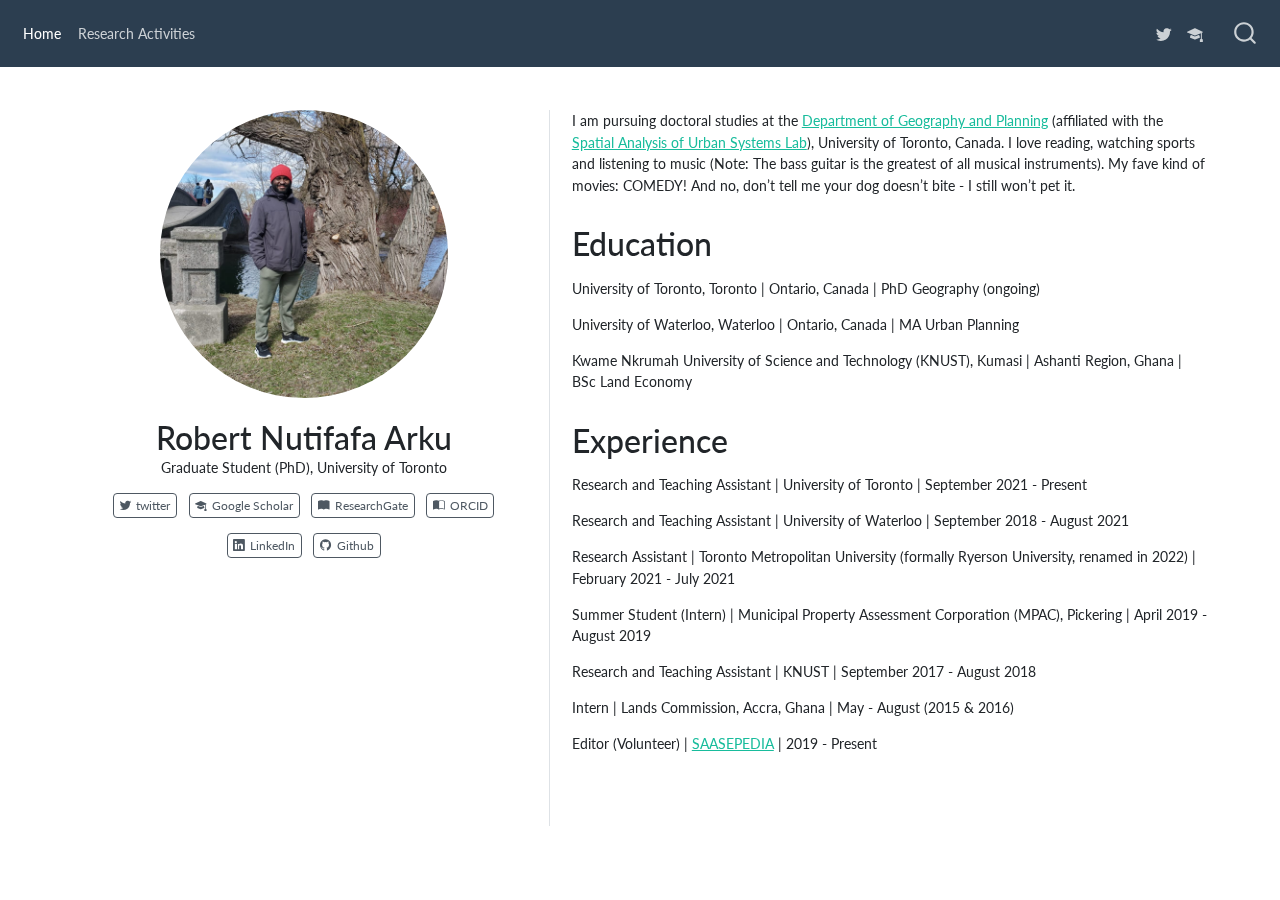
<file: docs/index.html>
<!DOCTYPE html>
<html xmlns="http://www.w3.org/1999/xhtml" lang="en" xml:lang="en"><head>

<meta charset="utf-8">
<meta name="generator" content="quarto-1.2.280">

<meta name="viewport" content="width=device-width, initial-scale=1.0, user-scalable=yes">

<meta name="description" content="Graduate Student (PhD), University of Toronto">

<title>Robert Nutifafa Arku</title>
<style>
code{white-space: pre-wrap;}
span.smallcaps{font-variant: small-caps;}
div.columns{display: flex; gap: min(4vw, 1.5em);}
div.column{flex: auto; overflow-x: auto;}
div.hanging-indent{margin-left: 1.5em; text-indent: -1.5em;}
ul.task-list{list-style: none;}
ul.task-list li input[type="checkbox"] {
  width: 0.8em;
  margin: 0 0.8em 0.2em -1.6em;
  vertical-align: middle;
}
</style>


<script src="site_libs/quarto-nav/quarto-nav.js"></script>
<script src="site_libs/quarto-nav/headroom.min.js"></script>
<script src="site_libs/clipboard/clipboard.min.js"></script>
<script src="site_libs/quarto-search/autocomplete.umd.js"></script>
<script src="site_libs/quarto-search/fuse.min.js"></script>
<script src="site_libs/quarto-search/quarto-search.js"></script>
<meta name="quarto:offset" content="./">
<script src="site_libs/quarto-html/quarto.js"></script>
<script src="site_libs/quarto-html/popper.min.js"></script>
<script src="site_libs/quarto-html/tippy.umd.min.js"></script>
<link href="site_libs/quarto-html/tippy.css" rel="stylesheet">
<link href="site_libs/quarto-html/quarto-syntax-highlighting.css" rel="stylesheet" id="quarto-text-highlighting-styles">
<script src="site_libs/bootstrap/bootstrap.min.js"></script>
<link href="site_libs/bootstrap/bootstrap-icons.css" rel="stylesheet">
<link href="site_libs/bootstrap/bootstrap.min.css" rel="stylesheet" id="quarto-bootstrap" data-mode="light">
<script id="quarto-search-options" type="application/json">{
  "location": "navbar",
  "copy-button": false,
  "collapse-after": 3,
  "panel-placement": "end",
  "type": "overlay",
  "limit": 20,
  "language": {
    "search-no-results-text": "No results",
    "search-matching-documents-text": "matching documents",
    "search-copy-link-title": "Copy link to search",
    "search-hide-matches-text": "Hide additional matches",
    "search-more-match-text": "more match in this document",
    "search-more-matches-text": "more matches in this document",
    "search-clear-button-title": "Clear",
    "search-detached-cancel-button-title": "Cancel",
    "search-submit-button-title": "Submit"
  }
}</script>


<link rel="stylesheet" href="styles.css">
</head>

<body class="nav-fixed">

<div id="quarto-search-results"></div>
  <header id="quarto-header" class="headroom fixed-top">
    <nav class="navbar navbar-expand-lg navbar-dark ">
      <div class="navbar-container container-fluid">
          <button class="navbar-toggler" type="button" data-bs-toggle="collapse" data-bs-target="#navbarCollapse" aria-controls="navbarCollapse" aria-expanded="false" aria-label="Toggle navigation" onclick="if (window.quartoToggleHeadroom) { window.quartoToggleHeadroom(); }">
  <span class="navbar-toggler-icon"></span>
</button>
          <div class="collapse navbar-collapse" id="navbarCollapse">
            <ul class="navbar-nav navbar-nav-scroll me-auto">
  <li class="nav-item">
    <a class="nav-link active" href="./index.html" aria-current="page">
 <span class="menu-text">Home</span></a>
  </li>  
  <li class="nav-item">
    <a class="nav-link" href="./about.html">
 <span class="menu-text">Research Activities</span></a>
  </li>  
</ul>
            <ul class="navbar-nav navbar-nav-scroll ms-auto">
  <li class="nav-item compact">
    <a class="nav-link" href="https://twitter.com/arkunutifafa"><i class="bi bi-twitter" role="img" aria-label="twitter">
</i> 
 <span class="menu-text"></span></a>
  </li>  
  <li class="nav-item compact">
    <a class="nav-link" href="https://scholar.google.ca/citations?user=IJhZDT4AAAAJ&amp;hl=en"><i class="bi bi-mortarboard-fill" role="img" aria-label="scholar">
</i> 
 <span class="menu-text"></span></a>
  </li>  
</ul>
              <div id="quarto-search" class="" title="Search"></div>
          </div> <!-- /navcollapse -->
      </div> <!-- /container-fluid -->
    </nav>
</header>
<!-- content -->
<div id="quarto-content" class="quarto-container page-columns page-rows-contents page-layout-full page-navbar">
<!-- sidebar -->
<!-- margin-sidebar -->
    
<!-- main -->
<div class="quarto-about-trestles column-page">
  <div class="about-entity">
    <img src="profile.jpeg" class="about-image
  round " style="height: 20em; width: 20em;">
<header id="title-block-header" class="quarto-title-block default">
<div class="quarto-title">
<h1 class="title">Robert Nutifafa Arku</h1>
</div>
<div>
  <div class="description">
    Graduate Student (PhD), University of Toronto
  </div>
</div>
<div class="quarto-title-meta">
  </div>
</header>
    <div class="about-links">
  <a href="https://twitter.com/arkunutifafa" class="about-link">
    <i class="bi bi-twitter"></i>
     <span class="about-link-text">twitter</span>
  </a>
  <a href="https://scholar.google.ca/citations?user=IJhZDT4AAAAJ&amp;hl=en" class="about-link">
    <i class="bi bi-mortarboard-fill"></i>
     <span class="about-link-text">Google Scholar</span>
  </a>
  <a href="https://www.researchgate.net/profile/Robert-Arku" class="about-link">
    <i class="bi bi-book-fill"></i>
     <span class="about-link-text">ResearchGate</span>
  </a>
  <a href="https://orcid.org/0000-0002-2018-886X" class="about-link">
    <i class="bi bi-book-half"></i>
     <span class="about-link-text">ORCID</span>
  </a>
  <a href="https://ca.linkedin.com/in/robert-nutifafa-arku" class="about-link">
    <i class="bi bi-linkedin"></i>
     <span class="about-link-text">LinkedIn</span>
  </a>
  <a href="https://github.com/rn-arku" class="about-link">
    <i class="bi bi-github"></i>
     <span class="about-link-text">Github</span>
  </a>
</div>
  </div>
  <div class="about-contents"><main class="content column-page" id="quarto-document-content">
<p>I am pursuing doctoral studies at the <a href="https://www.geography.utoronto.ca/">Department of Geography and Planning</a> (affiliated with the <a href="http://sausy.ca/">Spatial Analysis of Urban Systems Lab</a>), University of Toronto, Canada. I love reading, watching sports and listening to music (Note: The bass guitar is the greatest of all musical instruments). My fave kind of movies: COMEDY! And no, don’t tell me your dog doesn’t bite - I still won’t pet it.</p>
<section id="education" class="level1">
<h1>Education</h1>
<p>University of Toronto, Toronto | Ontario, Canada | PhD Geography (ongoing)</p>
<p>University of Waterloo, Waterloo | Ontario, Canada | MA Urban Planning</p>
<p>Kwame Nkrumah University of Science and Technology (KNUST), Kumasi | Ashanti Region, Ghana | BSc Land Economy</p>
</section>
<section id="experience" class="level1">
<h1>Experience</h1>
<p>Research and Teaching Assistant | University of Toronto | September 2021 - Present</p>
<p>Research and Teaching Assistant | University of Waterloo | September 2018 - August 2021</p>
<p>Research Assistant | Toronto Metropolitan University (formally Ryerson University, renamed in 2022) | February 2021 - July 2021</p>
<p>Summer Student (Intern) | Municipal Property Assessment Corporation (MPAC), Pickering | April 2019 - August 2019</p>
<p>Research and Teaching Assistant | KNUST | September 2017 - August 2018</p>
<p>Intern | Lands Commission, Accra, Ghana | May - August (2015 &amp; 2016)</p>
<p>Editor (Volunteer) | <a href="https://saasepedia.org/">SAASEPEDIA</a> | 2019 - Present</p>


</section>
</main></div>
</div>
 <!-- /main -->
<script id="quarto-html-after-body" type="application/javascript">
window.document.addEventListener("DOMContentLoaded", function (event) {
  const toggleBodyColorMode = (bsSheetEl) => {
    const mode = bsSheetEl.getAttribute("data-mode");
    const bodyEl = window.document.querySelector("body");
    if (mode === "dark") {
      bodyEl.classList.add("quarto-dark");
      bodyEl.classList.remove("quarto-light");
    } else {
      bodyEl.classList.add("quarto-light");
      bodyEl.classList.remove("quarto-dark");
    }
  }
  const toggleBodyColorPrimary = () => {
    const bsSheetEl = window.document.querySelector("link#quarto-bootstrap");
    if (bsSheetEl) {
      toggleBodyColorMode(bsSheetEl);
    }
  }
  toggleBodyColorPrimary();  
  const clipboard = new window.ClipboardJS('.code-copy-button', {
    target: function(trigger) {
      return trigger.previousElementSibling;
    }
  });
  clipboard.on('success', function(e) {
    // button target
    const button = e.trigger;
    // don't keep focus
    button.blur();
    // flash "checked"
    button.classList.add('code-copy-button-checked');
    var currentTitle = button.getAttribute("title");
    button.setAttribute("title", "Copied!");
    let tooltip;
    if (window.bootstrap) {
      button.setAttribute("data-bs-toggle", "tooltip");
      button.setAttribute("data-bs-placement", "left");
      button.setAttribute("data-bs-title", "Copied!");
      tooltip = new bootstrap.Tooltip(button, 
        { trigger: "manual", 
          customClass: "code-copy-button-tooltip",
          offset: [0, -8]});
      tooltip.show();    
    }
    setTimeout(function() {
      if (tooltip) {
        tooltip.hide();
        button.removeAttribute("data-bs-title");
        button.removeAttribute("data-bs-toggle");
        button.removeAttribute("data-bs-placement");
      }
      button.setAttribute("title", currentTitle);
      button.classList.remove('code-copy-button-checked');
    }, 1000);
    // clear code selection
    e.clearSelection();
  });
  function tippyHover(el, contentFn) {
    const config = {
      allowHTML: true,
      content: contentFn,
      maxWidth: 500,
      delay: 100,
      arrow: false,
      appendTo: function(el) {
          return el.parentElement;
      },
      interactive: true,
      interactiveBorder: 10,
      theme: 'quarto',
      placement: 'bottom-start'
    };
    window.tippy(el, config); 
  }
  const noterefs = window.document.querySelectorAll('a[role="doc-noteref"]');
  for (var i=0; i<noterefs.length; i++) {
    const ref = noterefs[i];
    tippyHover(ref, function() {
      // use id or data attribute instead here
      let href = ref.getAttribute('data-footnote-href') || ref.getAttribute('href');
      try { href = new URL(href).hash; } catch {}
      const id = href.replace(/^#\/?/, "");
      const note = window.document.getElementById(id);
      return note.innerHTML;
    });
  }
  const findCites = (el) => {
    const parentEl = el.parentElement;
    if (parentEl) {
      const cites = parentEl.dataset.cites;
      if (cites) {
        return {
          el,
          cites: cites.split(' ')
        };
      } else {
        return findCites(el.parentElement)
      }
    } else {
      return undefined;
    }
  };
  var bibliorefs = window.document.querySelectorAll('a[role="doc-biblioref"]');
  for (var i=0; i<bibliorefs.length; i++) {
    const ref = bibliorefs[i];
    const citeInfo = findCites(ref);
    if (citeInfo) {
      tippyHover(citeInfo.el, function() {
        var popup = window.document.createElement('div');
        citeInfo.cites.forEach(function(cite) {
          var citeDiv = window.document.createElement('div');
          citeDiv.classList.add('hanging-indent');
          citeDiv.classList.add('csl-entry');
          var biblioDiv = window.document.getElementById('ref-' + cite);
          if (biblioDiv) {
            citeDiv.innerHTML = biblioDiv.innerHTML;
          }
          popup.appendChild(citeDiv);
        });
        return popup.innerHTML;
      });
    }
  }
});
</script>
</div> <!-- /content -->



</body></html>
</file>
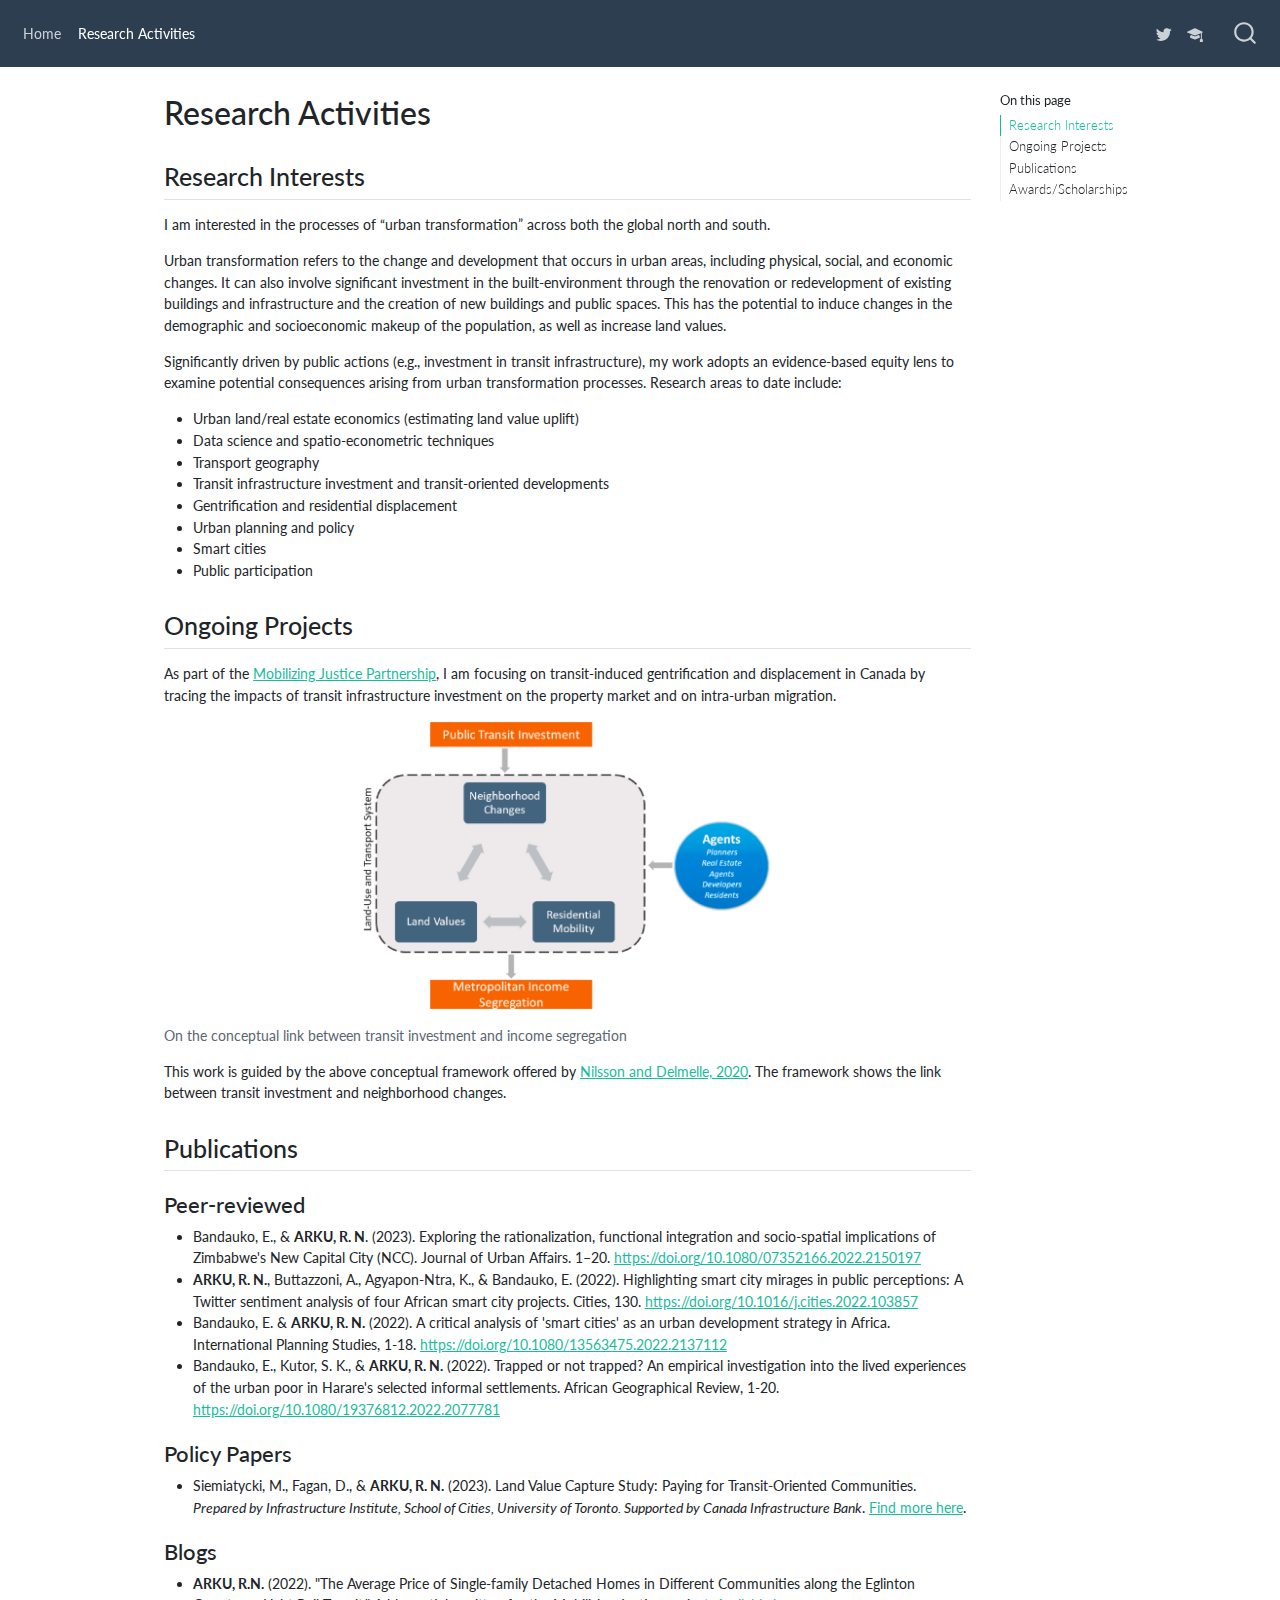
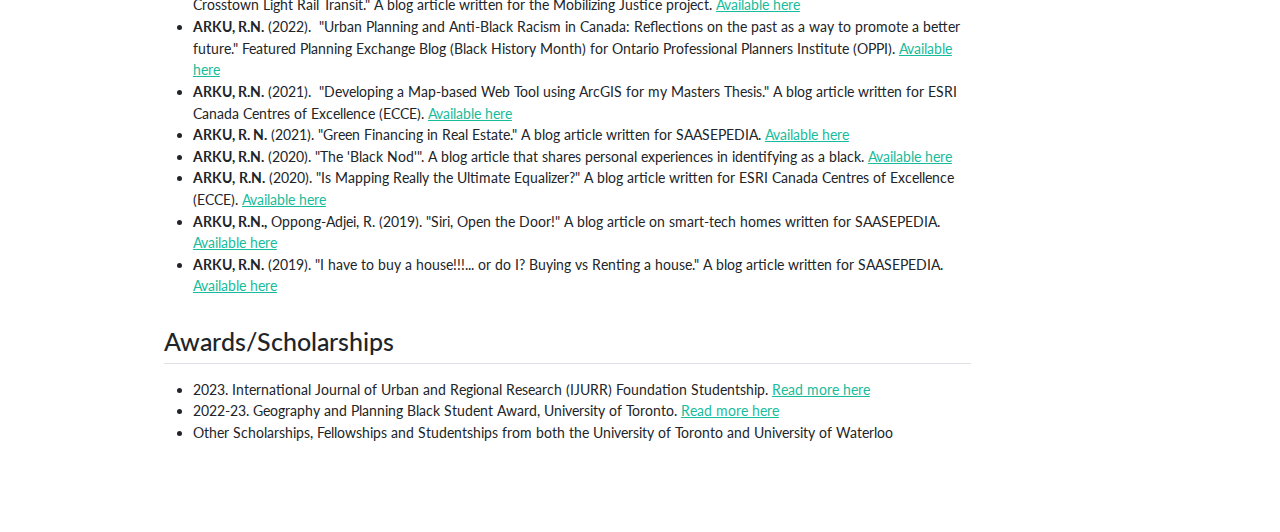
<file: docs/about.html>
<!DOCTYPE html>
<html xmlns="http://www.w3.org/1999/xhtml" lang="en" xml:lang="en"><head>

<meta charset="utf-8">
<meta name="generator" content="quarto-1.2.280">

<meta name="viewport" content="width=device-width, initial-scale=1.0, user-scalable=yes">


<title>Research Activities</title>
<style>
code{white-space: pre-wrap;}
span.smallcaps{font-variant: small-caps;}
div.columns{display: flex; gap: min(4vw, 1.5em);}
div.column{flex: auto; overflow-x: auto;}
div.hanging-indent{margin-left: 1.5em; text-indent: -1.5em;}
ul.task-list{list-style: none;}
ul.task-list li input[type="checkbox"] {
  width: 0.8em;
  margin: 0 0.8em 0.2em -1.6em;
  vertical-align: middle;
}
</style>


<script src="site_libs/quarto-nav/quarto-nav.js"></script>
<script src="site_libs/quarto-nav/headroom.min.js"></script>
<script src="site_libs/clipboard/clipboard.min.js"></script>
<script src="site_libs/quarto-search/autocomplete.umd.js"></script>
<script src="site_libs/quarto-search/fuse.min.js"></script>
<script src="site_libs/quarto-search/quarto-search.js"></script>
<meta name="quarto:offset" content="./">
<script src="site_libs/quarto-html/quarto.js"></script>
<script src="site_libs/quarto-html/popper.min.js"></script>
<script src="site_libs/quarto-html/tippy.umd.min.js"></script>
<script src="site_libs/quarto-html/anchor.min.js"></script>
<link href="site_libs/quarto-html/tippy.css" rel="stylesheet">
<link href="site_libs/quarto-html/quarto-syntax-highlighting.css" rel="stylesheet" id="quarto-text-highlighting-styles">
<script src="site_libs/bootstrap/bootstrap.min.js"></script>
<link href="site_libs/bootstrap/bootstrap-icons.css" rel="stylesheet">
<link href="site_libs/bootstrap/bootstrap.min.css" rel="stylesheet" id="quarto-bootstrap" data-mode="light">
<script id="quarto-search-options" type="application/json">{
  "location": "navbar",
  "copy-button": false,
  "collapse-after": 3,
  "panel-placement": "end",
  "type": "overlay",
  "limit": 20,
  "language": {
    "search-no-results-text": "No results",
    "search-matching-documents-text": "matching documents",
    "search-copy-link-title": "Copy link to search",
    "search-hide-matches-text": "Hide additional matches",
    "search-more-match-text": "more match in this document",
    "search-more-matches-text": "more matches in this document",
    "search-clear-button-title": "Clear",
    "search-detached-cancel-button-title": "Cancel",
    "search-submit-button-title": "Submit"
  }
}</script>


<link rel="stylesheet" href="styles.css">
</head>

<body class="nav-fixed">

<div id="quarto-search-results"></div>
  <header id="quarto-header" class="headroom fixed-top">
    <nav class="navbar navbar-expand-lg navbar-dark ">
      <div class="navbar-container container-fluid">
          <button class="navbar-toggler" type="button" data-bs-toggle="collapse" data-bs-target="#navbarCollapse" aria-controls="navbarCollapse" aria-expanded="false" aria-label="Toggle navigation" onclick="if (window.quartoToggleHeadroom) { window.quartoToggleHeadroom(); }">
  <span class="navbar-toggler-icon"></span>
</button>
          <div class="collapse navbar-collapse" id="navbarCollapse">
            <ul class="navbar-nav navbar-nav-scroll me-auto">
  <li class="nav-item">
    <a class="nav-link" href="./index.html">
 <span class="menu-text">Home</span></a>
  </li>  
  <li class="nav-item">
    <a class="nav-link active" href="./about.html" aria-current="page">
 <span class="menu-text">Research Activities</span></a>
  </li>  
</ul>
            <ul class="navbar-nav navbar-nav-scroll ms-auto">
  <li class="nav-item compact">
    <a class="nav-link" href="https://twitter.com/arkunutifafa"><i class="bi bi-twitter" role="img" aria-label="twitter">
</i> 
 <span class="menu-text"></span></a>
  </li>  
  <li class="nav-item compact">
    <a class="nav-link" href="https://scholar.google.ca/citations?user=IJhZDT4AAAAJ&amp;hl=en"><i class="bi bi-mortarboard-fill" role="img" aria-label="scholar">
</i> 
 <span class="menu-text"></span></a>
  </li>  
</ul>
              <div id="quarto-search" class="" title="Search"></div>
          </div> <!-- /navcollapse -->
      </div> <!-- /container-fluid -->
    </nav>
</header>
<!-- content -->
<div id="quarto-content" class="quarto-container page-columns page-rows-contents page-layout-article page-navbar">
<!-- sidebar -->
<!-- margin-sidebar -->
    <div id="quarto-margin-sidebar" class="sidebar margin-sidebar">
        <nav id="TOC" role="doc-toc" class="toc-active">
    <h2 id="toc-title">On this page</h2>
   
  <ul>
  <li><a href="#research-interests" id="toc-research-interests" class="nav-link active" data-scroll-target="#research-interests">Research Interests</a></li>
  <li><a href="#ongoing-projects" id="toc-ongoing-projects" class="nav-link" data-scroll-target="#ongoing-projects">Ongoing Projects</a></li>
  <li><a href="#publications" id="toc-publications" class="nav-link" data-scroll-target="#publications">Publications</a>
  <ul class="collapse">
  <li><a href="#peer-reviewed" id="toc-peer-reviewed" class="nav-link" data-scroll-target="#peer-reviewed">Peer-reviewed</a></li>
  <li><a href="#policy-papers" id="toc-policy-papers" class="nav-link" data-scroll-target="#policy-papers">Policy Papers</a></li>
  <li><a href="#blogs" id="toc-blogs" class="nav-link" data-scroll-target="#blogs">Blogs</a></li>
  </ul></li>
  <li><a href="#awardsscholarships" id="toc-awardsscholarships" class="nav-link" data-scroll-target="#awardsscholarships">Awards/Scholarships</a></li>
  </ul>
</nav>
    </div>
<!-- main -->
<main class="content" id="quarto-document-content">

<header id="title-block-header" class="quarto-title-block default">
<div class="quarto-title">
<h1 class="title">Research Activities</h1>
</div>



<div class="quarto-title-meta">

    
  
    
  </div>
  

</header>

<section id="research-interests" class="level2">
<h2 class="anchored" data-anchor-id="research-interests">Research Interests</h2>
<p>I am interested in the processes of “urban transformation” across both the global north and south.</p>
<p>Urban transformation refers to the change and development that occurs in urban areas, including physical, social, and economic changes. It can also involve significant investment in the built-environment through the renovation or redevelopment of existing buildings and infrastructure and the creation of new buildings and public spaces. This has the potential to induce changes in the demographic and socioeconomic makeup of the population, as well as increase land values.</p>
<p>Significantly driven by public actions (e.g., investment in transit infrastructure), my work adopts an evidence-based equity lens to examine potential consequences arising from urban transformation processes. Research areas to date include:</p>
<ul>
<li>Urban land/real estate economics (estimating land value uplift)</li>
<li>Data science and spatio-econometric techniques</li>
<li>Transport geography</li>
<li>Transit infrastructure investment and transit-oriented developments</li>
<li>Gentrification and residential displacement</li>
<li>Urban planning and policy</li>
<li>Smart cities</li>
<li>Public participation</li>
</ul>
</section>
<section id="ongoing-projects" class="level2">
<h2 class="anchored" data-anchor-id="ongoing-projects">Ongoing Projects</h2>
<p>As part of the <a href="https://mobilizingjustice.ca/">Mobilizing Justice Partnership</a>, I am focusing on transit-induced gentrification and displacement in Canada by tracing the impacts of transit infrastructure investment on the property market and on intra-urban migration.</p>
<div class="quarto-figure quarto-figure-center">
<figure class="figure">
<p><img src="images/conceptual framework.jpg" class="img-fluid figure-img" width="410"></p>
<p></p><figcaption class="figure-caption">On the conceptual link between transit investment and income segregation</figcaption><p></p>
</figure>
</div>
<p>This work is guided by the above conceptual framework offered by <a href="https://doi.org/10.1016/j.apgeog.2020.102364">Nilsson and Delmelle, 2020</a>. The framework shows the link between transit investment and neighborhood changes.</p>
</section>
<section id="publications" class="level2">
<h2 class="anchored" data-anchor-id="publications">Publications</h2>
<section id="peer-reviewed" class="level3">
<h3 class="anchored" data-anchor-id="peer-reviewed">Peer-reviewed</h3>
<ul>
<li>Bandauko, E., &amp; <strong>ARKU, R. N</strong>. (2023). Exploring the rationalization, functional integration and socio-spatial implications of Zimbabwe's New Capital City (NCC). Journal of Urban Affairs. 1–20. <a href="https://doi.org/10.1080/07352166.2022.2150197" class="uri">https://doi.org/10.1080/07352166.2022.2150197</a></li>
<li><strong>ARKU, R. N.</strong>, Buttazzoni, A., Agyapon-Ntra, K., &amp; Bandauko, E. (2022). Highlighting smart city mirages in public perceptions: A Twitter sentiment analysis of four African smart city projects. Cities, 130. <a href="https://doi-org.myaccess.library.utoronto.ca/10.1016/j.cities.2022.103857">https://doi.org/10.1016/j.cities.2022.103857</a></li>
<li>Bandauko, E. &amp; <strong>ARKU, R. N.</strong> (2022). A critical analysis of 'smart cities' as an urban development strategy in Africa. International Planning Studies, 1-18. <a href="https://doi.org/10.1080/13563475.2022.2137112" class="uri">https://doi.org/10.1080/13563475.2022.2137112</a></li>
<li>Bandauko, E., Kutor, S. K., &amp; <strong>ARKU, R. N.</strong> (2022). Trapped or not trapped? An empirical investigation into the lived experiences of the urban poor in Harare's selected informal settlements. African Geographical Review, 1-20. <a href="https://doi.org/10.1080/19376812.2022.2077781" class="uri">https://doi.org/10.1080/19376812.2022.2077781</a></li>
</ul>
</section>
<section id="policy-papers" class="level3">
<h3 class="anchored" data-anchor-id="policy-papers">Policy Papers</h3>
<ul>
<li>Siemiatycki, M., Fagan, D., &amp; <strong>ARKU, R. N.</strong> (2023). Land Value Capture Study: Paying for Transit-Oriented Communities. <em>Prepared by Infrastructure Institute, School of Cities, University of Toronto. Supported by Canada Infrastructure Bank</em>. <a href="https://infrastructureinstitute.ca/wp-content/uploads/2023/04/CIB-Land-Value-Capture-Study-April-2023.pdf">Find more here</a>.</li>
</ul>
</section>
<section id="blogs" class="level3">
<h3 class="anchored" data-anchor-id="blogs">Blogs</h3>
<ul>
<li><strong>ARKU, R.N.</strong> (2022). "The Average Price of Single-family Detached Homes in Different Communities along the Eglinton Crosstown Light Rail Transit." A blog article written for the Mobilizing Justice project. <a href="https://mobilizingjustice.ca/the-average-price-of-single-family-detached-homes-in-different-communities-along-the-eglinton-crosstown-light-rail-transit/">Available here</a></li>
<li><strong>ARKU, R.N.</strong> (2022).&nbsp; "Urban Planning and Anti-Black Racism in Canada: Reflections on the past as a way to promote a better future." Featured Planning Exchange Blog (Black History Month) for Ontario Professional Planners Institute (OPPI). <a href="https://ontarioplanners.ca/blog/planning-exchange/february-1/urban-planning-and-anti-black-racism-in-canada-reflections-on-the-past-as-a-way-to-promote-a-better">Available here</a></li>
<li><strong>ARKU, R.N.</strong> (2021).&nbsp; "Developing a Map-based Web Tool using ArcGIS for my Masters Thesis." A blog article written for ESRI Canada Centres of Excellence (ECCE). <a href="https://ecce.esri.ca/uw-blog/2021/09/17/developing-a-map-based-web-tool-using-arcgis/">Available here</a></li>
<li><strong>ARKU, R. N.</strong> (2021). "Green Financing in Real Estate." A blog article written for SAASEPEDIA. <a href="https://saasepedia.org/green-financing-in-real-estate/">Available here</a></li>
<li><strong>ARKU, R.N.</strong> (2020). "The 'Black Nod'". A blog article that shares personal experiences in identifying as a black. <a href="https://mynewsite332754014.wordpress.com/2020/06/03/the-black-nod/amp/">Available here</a></li>
<li><strong>ARKU,</strong> <strong>R.N.</strong> (2020). "Is Mapping Really the Ultimate Equalizer?" A blog article written for ESRI Canada Centres of Excellence (ECCE). <a href="https://ecce.esri.ca/wpecce/2020/03/27/is-mapping-really-the-ultimate-equalizer/">Available here</a></li>
<li><strong>ARKU, R.N.,</strong> Oppong-Adjei, R. (2019). "Siri, Open the Door!" A blog article on smart-tech homes written for SAASEPEDIA. <a href="http://saasepedia.org/siri-open-the-door/">Available here</a></li>
<li><strong>ARKU, R.N.</strong> (2019). "I have to buy a house!!!... or do I? Buying vs Renting a house." A blog article written for SAASEPEDIA. <a href="http://saasepedia.org/i-have-to-buy-a-house-or-do-i-buying-vs-renting-a-house/">Available here</a></li>
</ul>
</section>
</section>
<section id="awardsscholarships" class="level2">
<h2 class="anchored" data-anchor-id="awardsscholarships">Awards/Scholarships</h2>
<ul>
<li>2023. International Journal of Urban and Regional Research (IJURR) Foundation Studentship. <a href="https://www.ijurr.org/ijurr-foundation/grants/2023-awards/">Read more here</a></li>
<li>2022-23. Geography and Planning Black Student Award, University of Toronto. <a href="https://www.geography.utoronto.ca/news/celebrating-black-history-month-and-black-graduate-scholars-geography-and-planning-0">Read more here</a></li>
<li>Other Scholarships, Fellowships and Studentships from both the University of Toronto and University of Waterloo</li>
</ul>


</section>

</main> <!-- /main -->
<script id="quarto-html-after-body" type="application/javascript">
window.document.addEventListener("DOMContentLoaded", function (event) {
  const toggleBodyColorMode = (bsSheetEl) => {
    const mode = bsSheetEl.getAttribute("data-mode");
    const bodyEl = window.document.querySelector("body");
    if (mode === "dark") {
      bodyEl.classList.add("quarto-dark");
      bodyEl.classList.remove("quarto-light");
    } else {
      bodyEl.classList.add("quarto-light");
      bodyEl.classList.remove("quarto-dark");
    }
  }
  const toggleBodyColorPrimary = () => {
    const bsSheetEl = window.document.querySelector("link#quarto-bootstrap");
    if (bsSheetEl) {
      toggleBodyColorMode(bsSheetEl);
    }
  }
  toggleBodyColorPrimary();  
  const icon = "";
  const anchorJS = new window.AnchorJS();
  anchorJS.options = {
    placement: 'right',
    icon: icon
  };
  anchorJS.add('.anchored');
  const clipboard = new window.ClipboardJS('.code-copy-button', {
    target: function(trigger) {
      return trigger.previousElementSibling;
    }
  });
  clipboard.on('success', function(e) {
    // button target
    const button = e.trigger;
    // don't keep focus
    button.blur();
    // flash "checked"
    button.classList.add('code-copy-button-checked');
    var currentTitle = button.getAttribute("title");
    button.setAttribute("title", "Copied!");
    let tooltip;
    if (window.bootstrap) {
      button.setAttribute("data-bs-toggle", "tooltip");
      button.setAttribute("data-bs-placement", "left");
      button.setAttribute("data-bs-title", "Copied!");
      tooltip = new bootstrap.Tooltip(button, 
        { trigger: "manual", 
          customClass: "code-copy-button-tooltip",
          offset: [0, -8]});
      tooltip.show();    
    }
    setTimeout(function() {
      if (tooltip) {
        tooltip.hide();
        button.removeAttribute("data-bs-title");
        button.removeAttribute("data-bs-toggle");
        button.removeAttribute("data-bs-placement");
      }
      button.setAttribute("title", currentTitle);
      button.classList.remove('code-copy-button-checked');
    }, 1000);
    // clear code selection
    e.clearSelection();
  });
  function tippyHover(el, contentFn) {
    const config = {
      allowHTML: true,
      content: contentFn,
      maxWidth: 500,
      delay: 100,
      arrow: false,
      appendTo: function(el) {
          return el.parentElement;
      },
      interactive: true,
      interactiveBorder: 10,
      theme: 'quarto',
      placement: 'bottom-start'
    };
    window.tippy(el, config); 
  }
  const noterefs = window.document.querySelectorAll('a[role="doc-noteref"]');
  for (var i=0; i<noterefs.length; i++) {
    const ref = noterefs[i];
    tippyHover(ref, function() {
      // use id or data attribute instead here
      let href = ref.getAttribute('data-footnote-href') || ref.getAttribute('href');
      try { href = new URL(href).hash; } catch {}
      const id = href.replace(/^#\/?/, "");
      const note = window.document.getElementById(id);
      return note.innerHTML;
    });
  }
  const findCites = (el) => {
    const parentEl = el.parentElement;
    if (parentEl) {
      const cites = parentEl.dataset.cites;
      if (cites) {
        return {
          el,
          cites: cites.split(' ')
        };
      } else {
        return findCites(el.parentElement)
      }
    } else {
      return undefined;
    }
  };
  var bibliorefs = window.document.querySelectorAll('a[role="doc-biblioref"]');
  for (var i=0; i<bibliorefs.length; i++) {
    const ref = bibliorefs[i];
    const citeInfo = findCites(ref);
    if (citeInfo) {
      tippyHover(citeInfo.el, function() {
        var popup = window.document.createElement('div');
        citeInfo.cites.forEach(function(cite) {
          var citeDiv = window.document.createElement('div');
          citeDiv.classList.add('hanging-indent');
          citeDiv.classList.add('csl-entry');
          var biblioDiv = window.document.getElementById('ref-' + cite);
          if (biblioDiv) {
            citeDiv.innerHTML = biblioDiv.innerHTML;
          }
          popup.appendChild(citeDiv);
        });
        return popup.innerHTML;
      });
    }
  }
});
</script>
</div> <!-- /content -->



</body></html>
</file>
<file: docs/site_libs/quarto-html/tippy.css>
.tippy-box[data-animation=fade][data-state=hidden]{opacity:0}[data-tippy-root]{max-width:calc(100vw - 10px)}.tippy-box{position:relative;background-color:#333;color:#fff;border-radius:4px;font-size:14px;line-height:1.4;white-space:normal;outline:0;transition-property:transform,visibility,opacity}.tippy-box[data-placement^=top]>.tippy-arrow{bottom:0}.tippy-box[data-placement^=top]>.tippy-arrow:before{bottom:-7px;left:0;border-width:8px 8px 0;border-top-color:initial;transform-origin:center top}.tippy-box[data-placement^=bottom]>.tippy-arrow{top:0}.tippy-box[data-placement^=bottom]>.tippy-arrow:before{top:-7px;left:0;border-width:0 8px 8px;border-bottom-color:initial;transform-origin:center bottom}.tippy-box[data-placement^=left]>.tippy-arrow{right:0}.tippy-box[data-placement^=left]>.tippy-arrow:before{border-width:8px 0 8px 8px;border-left-color:initial;right:-7px;transform-origin:center left}.tippy-box[data-placement^=right]>.tippy-arrow{left:0}.tippy-box[data-placement^=right]>.tippy-arrow:before{left:-7px;border-width:8px 8px 8px 0;border-right-color:initial;transform-origin:center right}.tippy-box[data-inertia][data-state=visible]{transition-timing-function:cubic-bezier(.54,1.5,.38,1.11)}.tippy-arrow{width:16px;height:16px;color:#333}.tippy-arrow:before{content:"";position:absolute;border-color:transparent;border-style:solid}.tippy-content{position:relative;padding:5px 9px;z-index:1}
</file>
<file: docs/site_libs/quarto-html/quarto-syntax-highlighting.css>
/* quarto syntax highlight colors */
:root {
  --quarto-hl-ot-color: #003B4F;
  --quarto-hl-at-color: #657422;
  --quarto-hl-ss-color: #20794D;
  --quarto-hl-an-color: #5E5E5E;
  --quarto-hl-fu-color: #4758AB;
  --quarto-hl-st-color: #20794D;
  --quarto-hl-cf-color: #003B4F;
  --quarto-hl-op-color: #5E5E5E;
  --quarto-hl-er-color: #AD0000;
  --quarto-hl-bn-color: #AD0000;
  --quarto-hl-al-color: #AD0000;
  --quarto-hl-va-color: #111111;
  --quarto-hl-bu-color: inherit;
  --quarto-hl-ex-color: inherit;
  --quarto-hl-pp-color: #AD0000;
  --quarto-hl-in-color: #5E5E5E;
  --quarto-hl-vs-color: #20794D;
  --quarto-hl-wa-color: #5E5E5E;
  --quarto-hl-do-color: #5E5E5E;
  --quarto-hl-im-color: #00769E;
  --quarto-hl-ch-color: #20794D;
  --quarto-hl-dt-color: #AD0000;
  --quarto-hl-fl-color: #AD0000;
  --quarto-hl-co-color: #5E5E5E;
  --quarto-hl-cv-color: #5E5E5E;
  --quarto-hl-cn-color: #8f5902;
  --quarto-hl-sc-color: #5E5E5E;
  --quarto-hl-dv-color: #AD0000;
  --quarto-hl-kw-color: #003B4F;
}

/* other quarto variables */
:root {
  --quarto-font-monospace: SFMono-Regular, Menlo, Monaco, Consolas, "Liberation Mono", "Courier New", monospace;
}

pre > code.sourceCode > span {
  color: #003B4F;
}

code span {
  color: #003B4F;
}

code.sourceCode > span {
  color: #003B4F;
}

div.sourceCode,
div.sourceCode pre.sourceCode {
  color: #003B4F;
}

code span.ot {
  color: #003B4F;
}

code span.at {
  color: #657422;
}

code span.ss {
  color: #20794D;
}

code span.an {
  color: #5E5E5E;
}

code span.fu {
  color: #4758AB;
}

code span.st {
  color: #20794D;
}

code span.cf {
  color: #003B4F;
}

code span.op {
  color: #5E5E5E;
}

code span.er {
  color: #AD0000;
}

code span.bn {
  color: #AD0000;
}

code span.al {
  color: #AD0000;
}

code span.va {
  color: #111111;
}

code span.pp {
  color: #AD0000;
}

code span.in {
  color: #5E5E5E;
}

code span.vs {
  color: #20794D;
}

code span.wa {
  color: #5E5E5E;
  font-style: italic;
}

code span.do {
  color: #5E5E5E;
  font-style: italic;
}

code span.im {
  color: #00769E;
}

code span.ch {
  color: #20794D;
}

code span.dt {
  color: #AD0000;
}

code span.fl {
  color: #AD0000;
}

code span.co {
  color: #5E5E5E;
}

code span.cv {
  color: #5E5E5E;
  font-style: italic;
}

code span.cn {
  color: #8f5902;
}

code span.sc {
  color: #5E5E5E;
}

code span.dv {
  color: #AD0000;
}

code span.kw {
  color: #003B4F;
}

.prevent-inlining {
  content: "</";
}

/*# sourceMappingURL=debc5d5d77c3f9108843748ff7464032.css.map */
</file>
<file: docs/styles.css>
/* css styles */
</file>
